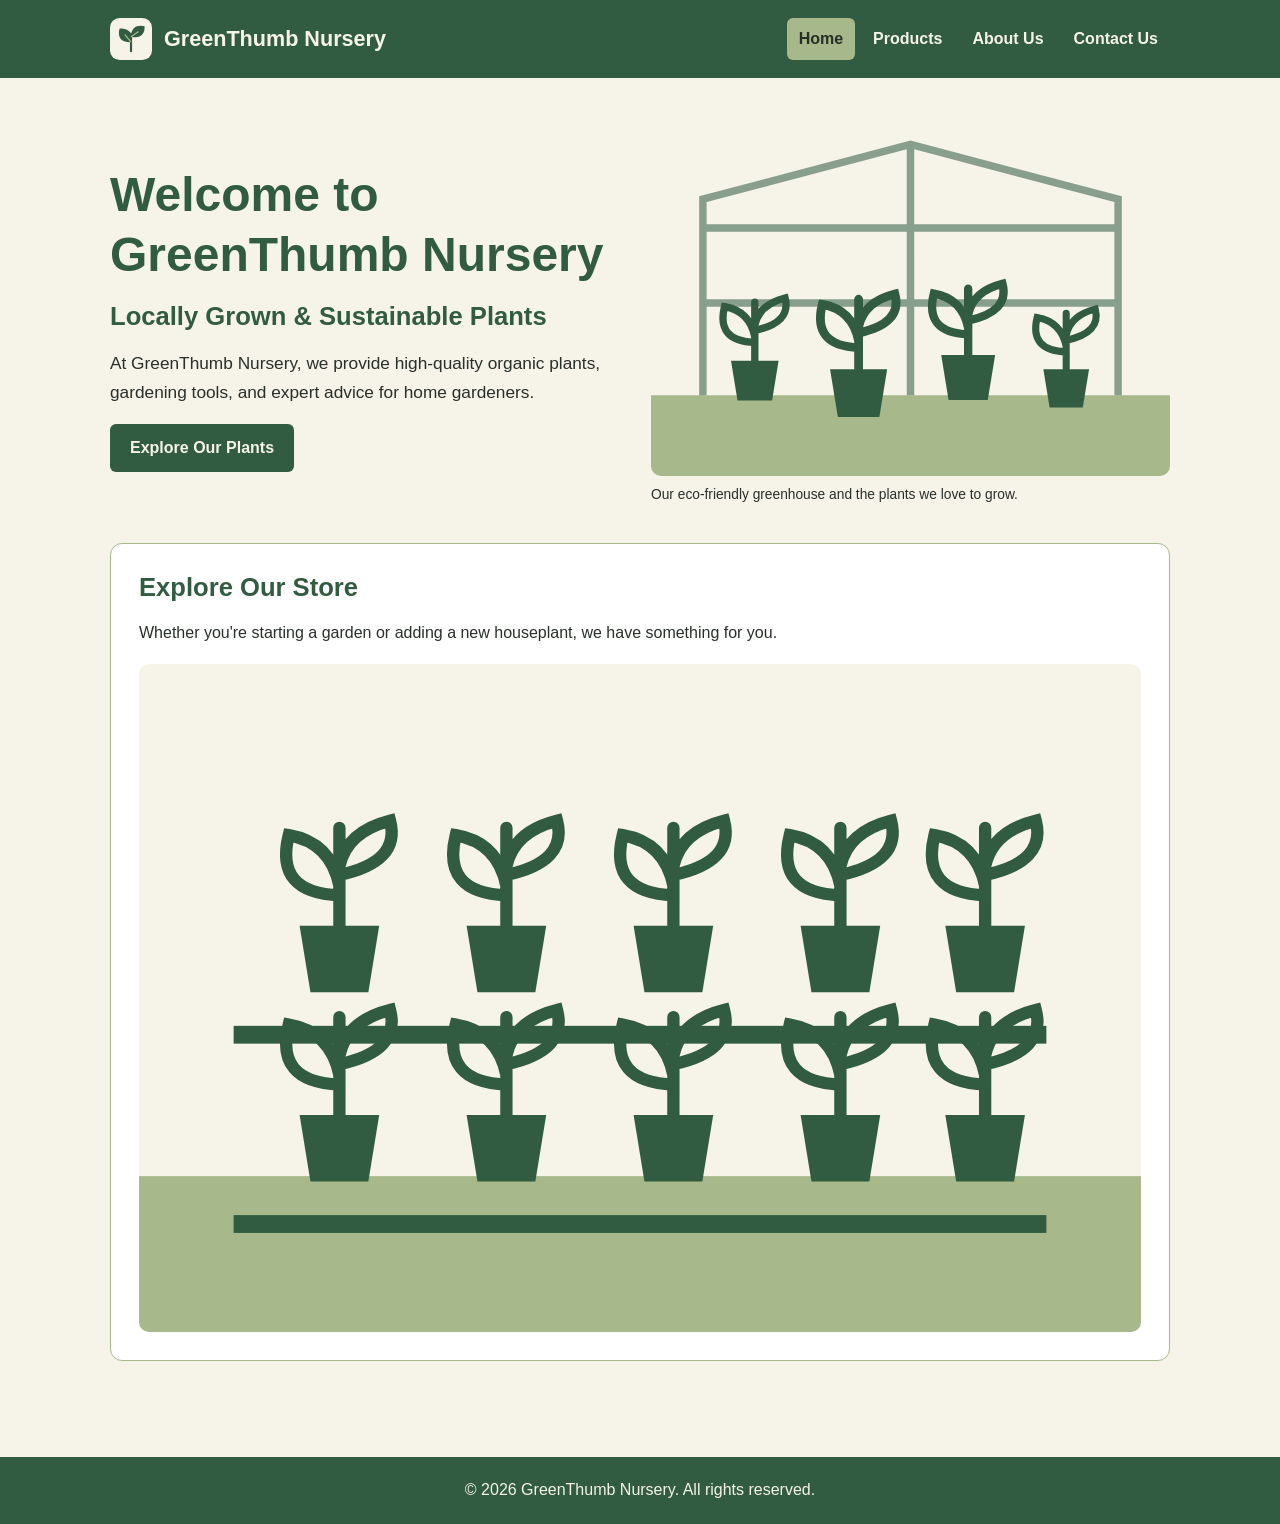
<file: index.html>
<!DOCTYPE html>
<html lang="en">
<head>
  <meta charset="UTF-8">
  <meta name="viewport" content="width=device-width, initial-scale=1.0">
  <meta name="description" content="GreenThumb Nursery offers organic plants, seeds, and helpful gardening advice.">
  <title>GreenThumb Nursery - Home</title>
  <link rel="stylesheet" href="style.css">
</head>
<body>
  <header class="site-header"><div class="header-inner">
    <a class="brand" href="index.html"><img src="assets/logo.svg" alt="GreenThumb Nursery leaf logo"><span>GreenThumb Nursery</span></a>
    <nav aria-label="Main navigation"><ul><li><a href="index.html" aria-current="page">Home</a></li><li><a href="products.html">Products</a></li><li><a href="about.html">About Us</a></li><li><a href="contact.html">Contact Us</a></li></ul></nav>
  </div></header>
  <main>
<section class="hero-layout">
 <div class="hero-text"><h1>Welcome to GreenThumb Nursery</h1><h2>Locally Grown &amp; Sustainable Plants</h2><p class="intro">At GreenThumb Nursery, we provide high-quality organic plants, gardening tools, and expert advice for home gardeners.</p><a class="button" href="products.html">Explore Our Plants</a></div>
 <figure class="hero-image"><img src="assets/greenhouse.svg" alt="Illustration of an eco-friendly greenhouse with rows of potted plants"><figcaption>Our eco-friendly greenhouse and the plants we love to grow.</figcaption></figure>
</section>
<section class="panel"><h2>Explore Our Store</h2><p>Whether you're starting a garden or adding a new houseplant, we have something for you.</p><picture><source media="(min-width: 800px)" srcset="assets/plant-display.svg"><source media="(min-width: 450px)" srcset="assets/plant-display.svg"><img class="feature-image" src="assets/plant-display.svg" alt="Illustration of potted plants displayed on garden shelves"></picture></section>
</main>
  <footer><p>&copy; 2026 GreenThumb Nursery. All rights reserved.</p></footer>
</body>
</html>
</file>
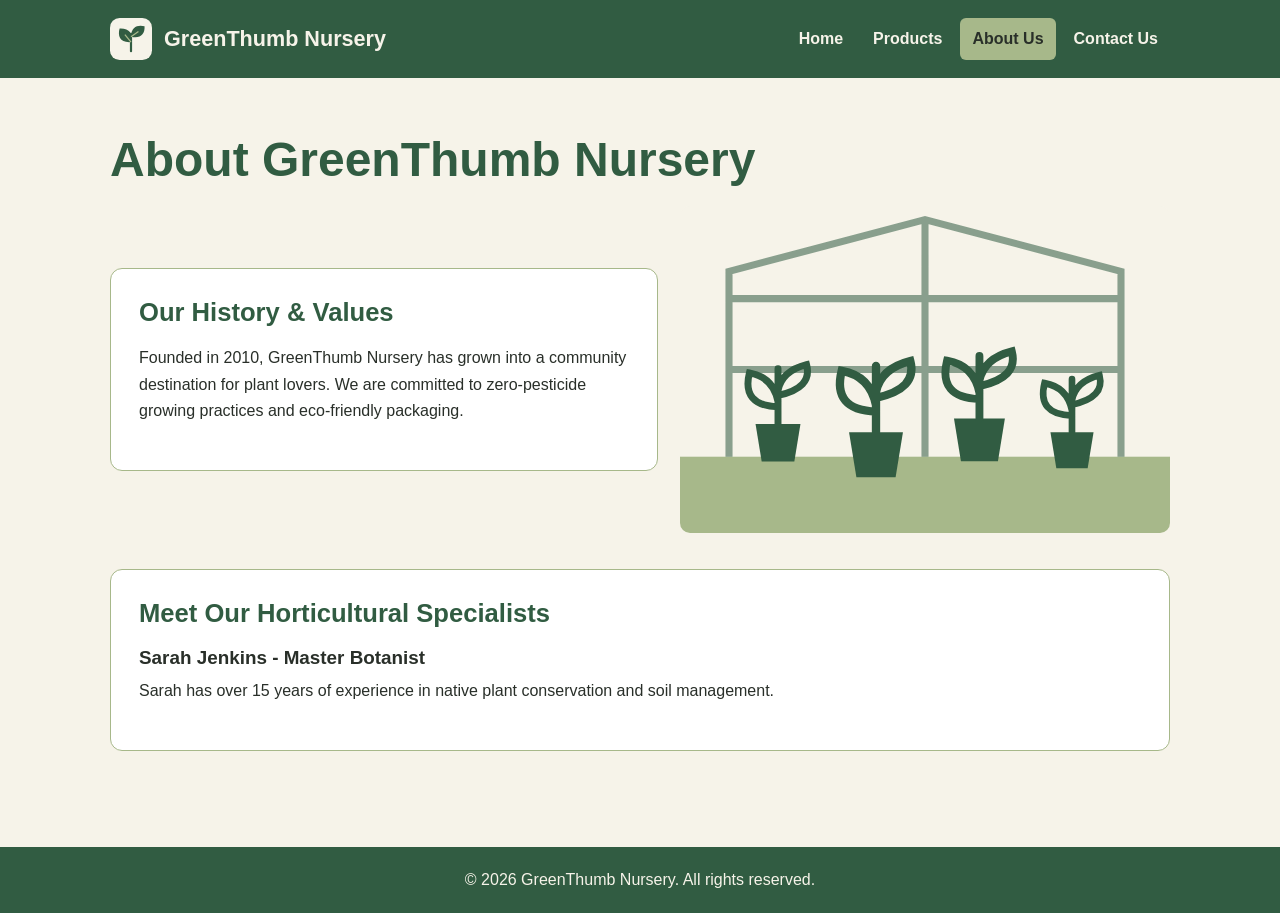
<file: about.html>
<!DOCTYPE html>
<html lang="en">
<head>
  <meta charset="UTF-8">
  <meta name="viewport" content="width=device-width, initial-scale=1.0">
  <meta name="description" content="GreenThumb Nursery offers organic plants, seeds, and helpful gardening advice.">
  <title>GreenThumb Nursery - About Us</title>
  <link rel="stylesheet" href="style.css">
</head>
<body>
  <header class="site-header"><div class="header-inner">
    <a class="brand" href="index.html"><img src="assets/logo.svg" alt="GreenThumb Nursery leaf logo"><span>GreenThumb Nursery</span></a>
    <nav aria-label="Main navigation"><ul><li><a href="index.html">Home</a></li><li><a href="products.html">Products</a></li><li><a href="about.html" aria-current="page">About Us</a></li><li><a href="contact.html">Contact Us</a></li></ul></nav>
  </div></header>
  <main>
<section><h1>About GreenThumb Nursery</h1><div class="about-layout"><div class="panel" style="flex:1"><h2>Our History &amp; Values</h2><p>Founded in 2010, GreenThumb Nursery has grown into a community destination for plant lovers. We are committed to zero-pesticide growing practices and eco-friendly packaging.</p></div><div style="flex:1"><img class="feature-image" src="assets/greenhouse.svg" alt="Illustration of plants inside a greenhouse"></div></div></section>
<section class="panel"><h2>Meet Our Horticultural Specialists</h2><article><h3>Sarah Jenkins - Master Botanist</h3><p>Sarah has over 15 years of experience in native plant conservation and soil management.</p></article></section>
</main>
  <footer><p>&copy; 2026 GreenThumb Nursery. All rights reserved.</p></footer>
</body>
</html>
</file>
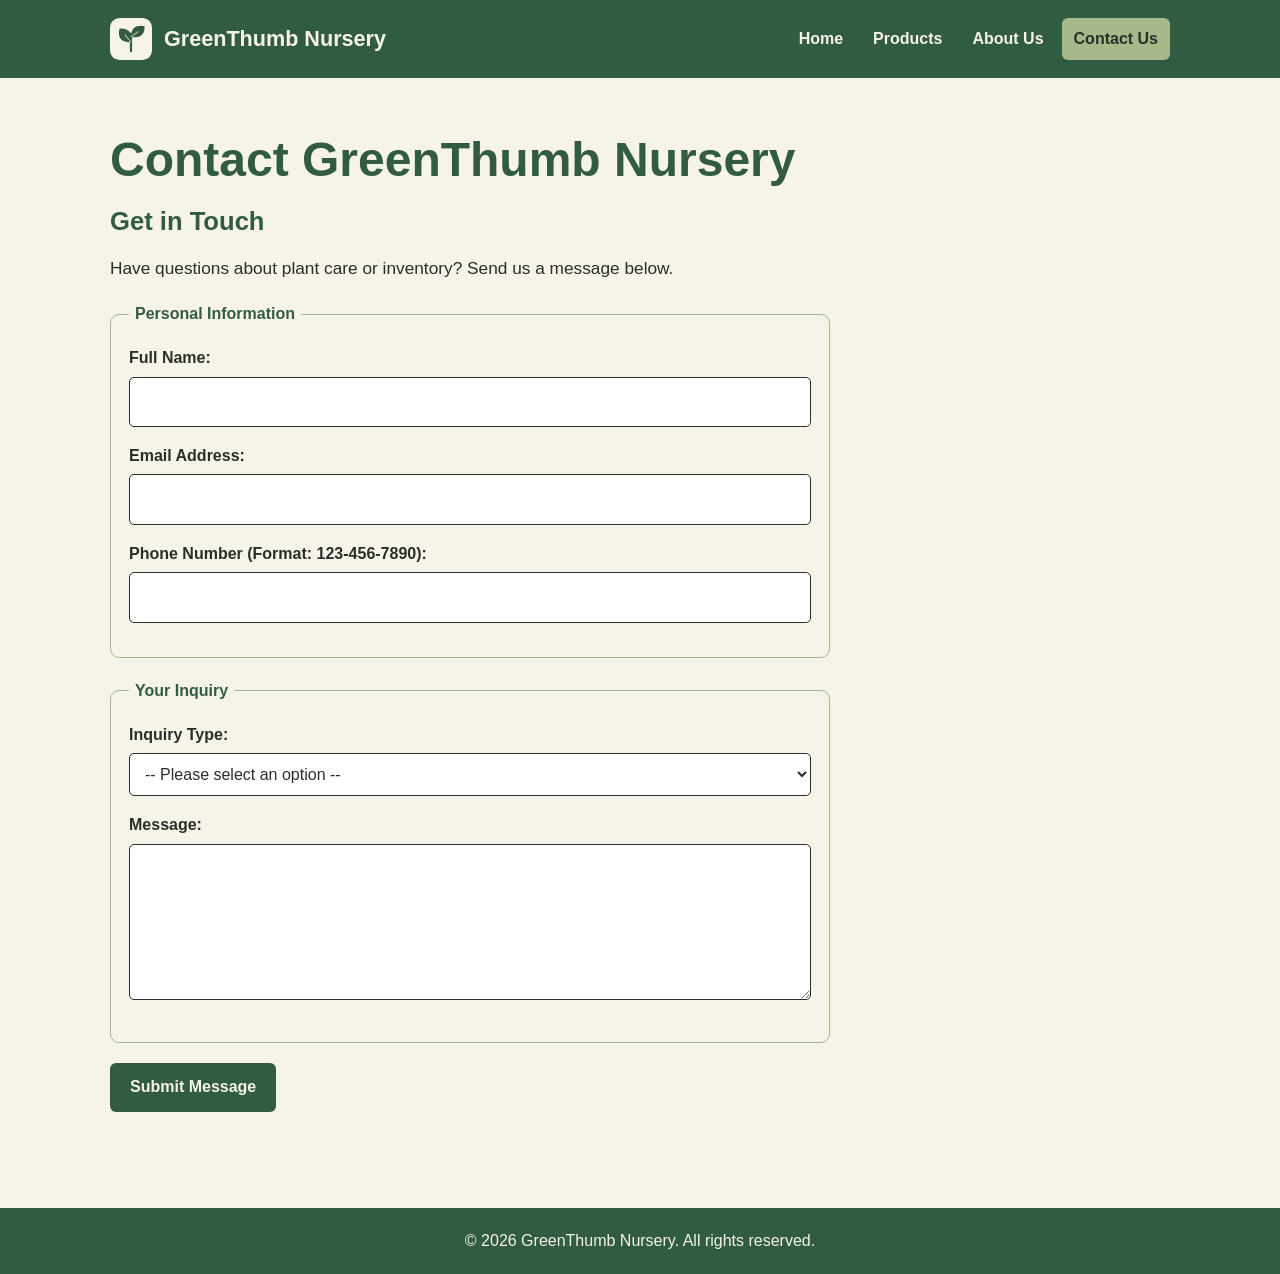
<file: contact.html>
<!DOCTYPE html>
<html lang="en">
<head>
  <meta charset="UTF-8">
  <meta name="viewport" content="width=device-width, initial-scale=1.0">
  <meta name="description" content="GreenThumb Nursery offers organic plants, seeds, and helpful gardening advice.">
  <title>GreenThumb Nursery - Contact Us</title>
  <link rel="stylesheet" href="style.css">
</head>
<body>
  <header class="site-header"><div class="header-inner">
    <a class="brand" href="index.html"><img src="assets/logo.svg" alt="GreenThumb Nursery leaf logo"><span>GreenThumb Nursery</span></a>
    <nav aria-label="Main navigation"><ul><li><a href="index.html">Home</a></li><li><a href="products.html">Products</a></li><li><a href="about.html">About Us</a></li><li><a href="contact.html" aria-current="page">Contact Us</a></li></ul></nav>
  </div></header>
  <main>
<section><h1>Contact GreenThumb Nursery</h1><h2>Get in Touch</h2><p class="intro">Have questions about plant care or inventory? Send us a message below.</p>
<form id="contact-form" action="#" method="post" novalidate>
<fieldset><legend>Personal Information</legend>
<div class="form-field"><label for="fullname">Full Name:</label><input type="text" id="fullname" name="fullname" autocomplete="name" required><span class="field-error" id="fullname-error" aria-live="polite"></span></div>
<div class="form-field"><label for="email">Email Address:</label><input type="email" id="email" name="email" autocomplete="email" required><span class="field-error" id="email-error" aria-live="polite"></span></div>
<div class="form-field"><label for="phone">Phone Number (Format: 123-456-7890):</label><input type="tel" id="phone" name="phone" autocomplete="tel" pattern="[0-9]{3}-[0-9]{3}-[0-9]{4}"><span class="field-error" id="phone-error" aria-live="polite"></span></div>
</fieldset>
<fieldset><legend>Your Inquiry</legend>
<div class="form-field"><label for="topic">Inquiry Type:</label><select id="topic" name="topic" required><option value="">-- Please select an option --</option><option value="plant-care">Plant Care Advice</option><option value="inventory">Inventory Availability</option><option value="events">Workshops &amp; Events</option></select><span class="field-error" id="topic-error" aria-live="polite"></span></div>
<div class="form-field"><label for="message">Message:</label><textarea id="message" name="message" rows="5" minlength="10" required></textarea><span class="field-error" id="message-error" aria-live="polite"></span></div>
</fieldset><button type="submit">Submit Message</button><p id="form-status" role="status" aria-live="polite"></p>
</form></section>
</main>
  <footer><p>&copy; 2026 GreenThumb Nursery. All rights reserved.</p></footer>
<script src="script.js" defer></script>
</body>
</html>
</file>
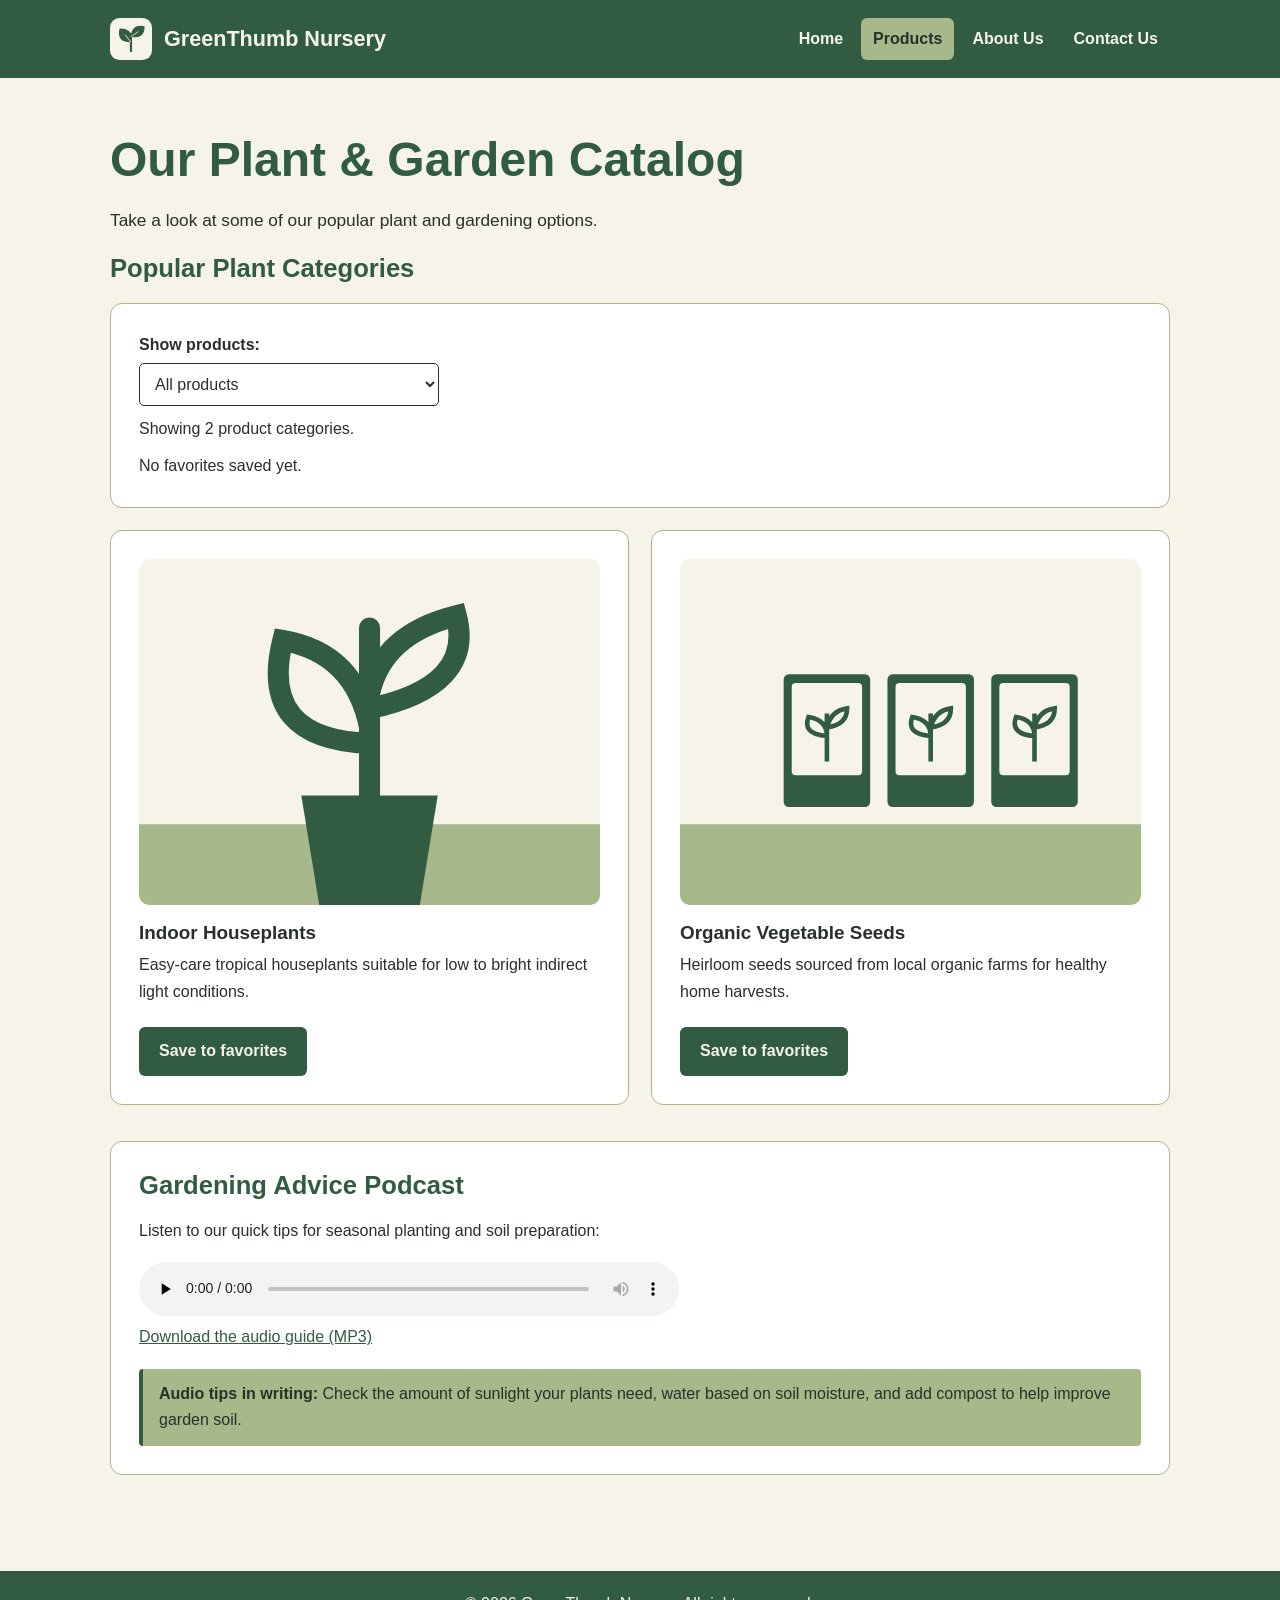
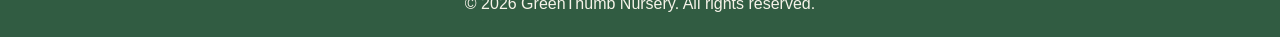
<file: products.html>
<!DOCTYPE html>
<html lang="en">
<head>
  <meta charset="UTF-8">
  <meta name="viewport" content="width=device-width, initial-scale=1.0">
  <meta name="description" content="GreenThumb Nursery offers organic plants, seeds, and helpful gardening advice.">
  <title>GreenThumb Nursery - Products</title>
  <link rel="stylesheet" href="style.css">
</head>
<body>
  <header class="site-header"><div class="header-inner">
    <a class="brand" href="index.html"><img src="assets/logo.svg" alt="GreenThumb Nursery leaf logo"><span>GreenThumb Nursery</span></a>
    <nav aria-label="Main navigation"><ul><li><a href="index.html">Home</a></li><li><a href="products.html" aria-current="page">Products</a></li><li><a href="about.html">About Us</a></li><li><a href="contact.html">Contact Us</a></li></ul></nav>
  </div></header>
  <main>
<section><h1>Our Plant &amp; Garden Catalog</h1><p class="intro">Take a look at some of our popular plant and gardening options.</p><h2>Popular Plant Categories</h2>
<div class="panel shop-tools">
<label for="category-filter">Show products:</label>
<select id="category-filter"><option value="all">All products</option><option value="houseplants">Indoor houseplants</option><option value="seeds">Vegetable seeds</option></select>
<p id="filter-result" role="status" aria-live="polite"></p>
<p id="favorite-summary" role="status" aria-live="polite"></p>
</div>
<div class="card-grid" id="product-list"><article class="panel product-card" data-category="houseplants"><img src="assets/monstera.svg" alt="Illustration of a potted Monstera-style houseplant"><h3>Indoor Houseplants</h3><p>Easy-care tropical houseplants suitable for low to bright indirect light conditions.</p><button type="button" class="favorite-button" data-product="houseplants" aria-pressed="false">Save to favorites</button></article>
<article class="panel product-card" data-category="seeds"><img src="assets/seeds.svg" alt="Illustration of packets of vegetable seeds"><h3>Organic Vegetable Seeds</h3><p>Heirloom seeds sourced from local organic farms for healthy home harvests.</p><button type="button" class="favorite-button" data-product="seeds" aria-pressed="false">Save to favorites</button></article></div></section>
<section class="panel"><h2>Gardening Advice Podcast</h2><p>Listen to our quick tips for seasonal planting and soil preparation:</p>
<audio controls preload="none"><source src="assets/gardening-tips.mp3" type="audio/mpeg">Your browser does not support the audio element. <a href="assets/gardening-tips.mp3">Download the gardening tips audio guide</a>.</audio>
<p><a href="assets/gardening-tips.mp3" download>Download the audio guide (MP3)</a></p><div class="note"><strong>Audio tips in writing:</strong> Check the amount of sunlight your plants need, water based on soil moisture, and add compost to help improve garden soil.</div></section>
</main>
  <footer><p>&copy; 2026 GreenThumb Nursery. All rights reserved.</p></footer>
<script src="script.js" defer></script>
</body>
</html>
</file>
<file: style.css>
/* GreenThumb Nursery - Touchstone 3 */
:root { --green:#315C42; --cream:#F6F3E9; --sage:#A7B88A; --charcoal:#292F29; }
* { box-sizing:border-box; }
body { margin:0; background:var(--cream); color:var(--charcoal); font-family:Arial, Helvetica, sans-serif; font-size:16px; line-height:1.65; }
a { color:var(--green); }
a:focus-visible, button:focus-visible, input:focus-visible, select:focus-visible, textarea:focus-visible { outline:3px solid var(--green); outline-offset:3px; }
.site-header { background:var(--green); color:var(--cream); }
.header-inner { max-width:1100px; margin:auto; padding:18px 20px; display:flex; flex-direction:column; align-items:center; gap:12px; }
.brand { display:flex; align-items:center; gap:12px; color:var(--cream); text-decoration:none; font-weight:700; font-size:1.35rem; }
.brand img { width:42px; height:42px; }
nav ul { padding:0; margin:0; list-style:none; display:flex; flex-wrap:wrap; gap:6px; justify-content:center; }
nav a { display:block; color:var(--cream); text-decoration:none; padding:8px 12px; border-radius:6px; font-weight:bold; }
nav a:hover, nav a[aria-current="page"] { background:var(--sage); color:var(--charcoal); }
main { max-width:1100px; padding:34px 20px 60px; margin:auto; }
h1,h2,h3 { line-height:1.25; }
h1 { font-size:clamp(2rem,5vw,3rem); margin:0 0 16px; color:var(--green); }
h2 { color:var(--green); font-size:1.6rem; margin:0 0 16px; }
h3 { font-size:1.18rem; margin:0 0 8px; }
p { margin:0 0 18px; }
.intro { max-width:700px; font-size:1.08rem; }
section { margin-bottom:36px; }
.panel { background:#fff; /* neutral white for cards */ border:1px solid var(--sage); border-radius:12px; padding:22px; }
.hero-layout, .card-grid, .about-layout { display:flex; flex-direction:column; gap:22px; }
.hero-text { flex:1; }
.hero-image { flex:1; min-width:0; }
img, picture { max-width:100%; }
figure { margin:0; }
figure img, .feature-image, .product-card img { display:block; width:100%; height:auto; border-radius:10px; }
figcaption { font-size:.86rem; margin-top:8px; }
.product-card { flex:1; min-width:0; }
.product-card img { aspect-ratio:4/3; object-fit:cover; margin-bottom:16px; }
.note { border-left:4px solid var(--green); padding:12px 16px; background:var(--sage); border-radius:4px; }
a.button, button { display:inline-block; background:var(--green); color:var(--cream); padding:11px 20px; border:0; border-radius:6px; text-decoration:none; font:inherit; font-weight:bold; cursor:pointer; }
a.button:hover, button:hover { background:var(--charcoal); }
form { max-width:720px; }
fieldset { border:1px solid var(--sage); border-radius:9px; padding:18px; margin:0 0 20px; }
legend { color:var(--green); font-weight:bold; padding:0 6px; }
.form-field { margin-bottom:16px; }
label { display:block; font-weight:bold; margin-bottom:5px; }
input,select,textarea { width:100%; border:1px solid var(--charcoal); border-radius:5px; padding:11px; font:inherit; background:#fff; color:var(--charcoal); }
textarea { resize:vertical; }
audio { width:100%; max-width:540px; }
footer { background:var(--green); color:var(--cream); text-align:center; padding:20px; }
footer p { margin:0; }
@media (min-width:760px) {
 .header-inner { flex-direction:row; justify-content:space-between; }
 main { padding-top:52px; }
 .hero-layout, .about-layout { flex-direction:row; align-items:center; }
 .card-grid { flex-direction:row; }
 .panel { padding:28px; }
}
@media (prefers-reduced-motion: no-preference) { a,button { transition:background-color .15s ease; } }

/* Touchstone 4: product preferences and form feedback */
.shop-tools { margin:18px 0 22px; }
.shop-tools select { max-width:300px; }
.shop-tools p { margin:10px 0 0; }
.favorite-button { margin-top:4px; }
.favorite-button[aria-pressed="true"] { background:var(--sage); color:var(--charcoal); }
.product-card[hidden] { display:none; }
.field-error { display:block; color:#9b2020; font-size:.92rem; font-weight:bold; margin-top:4px; }
input[aria-invalid="true"],select[aria-invalid="true"],textarea[aria-invalid="true"] { border:2px solid #9b2020; }
#form-status { margin-top:14px; font-weight:bold; }
</file>
